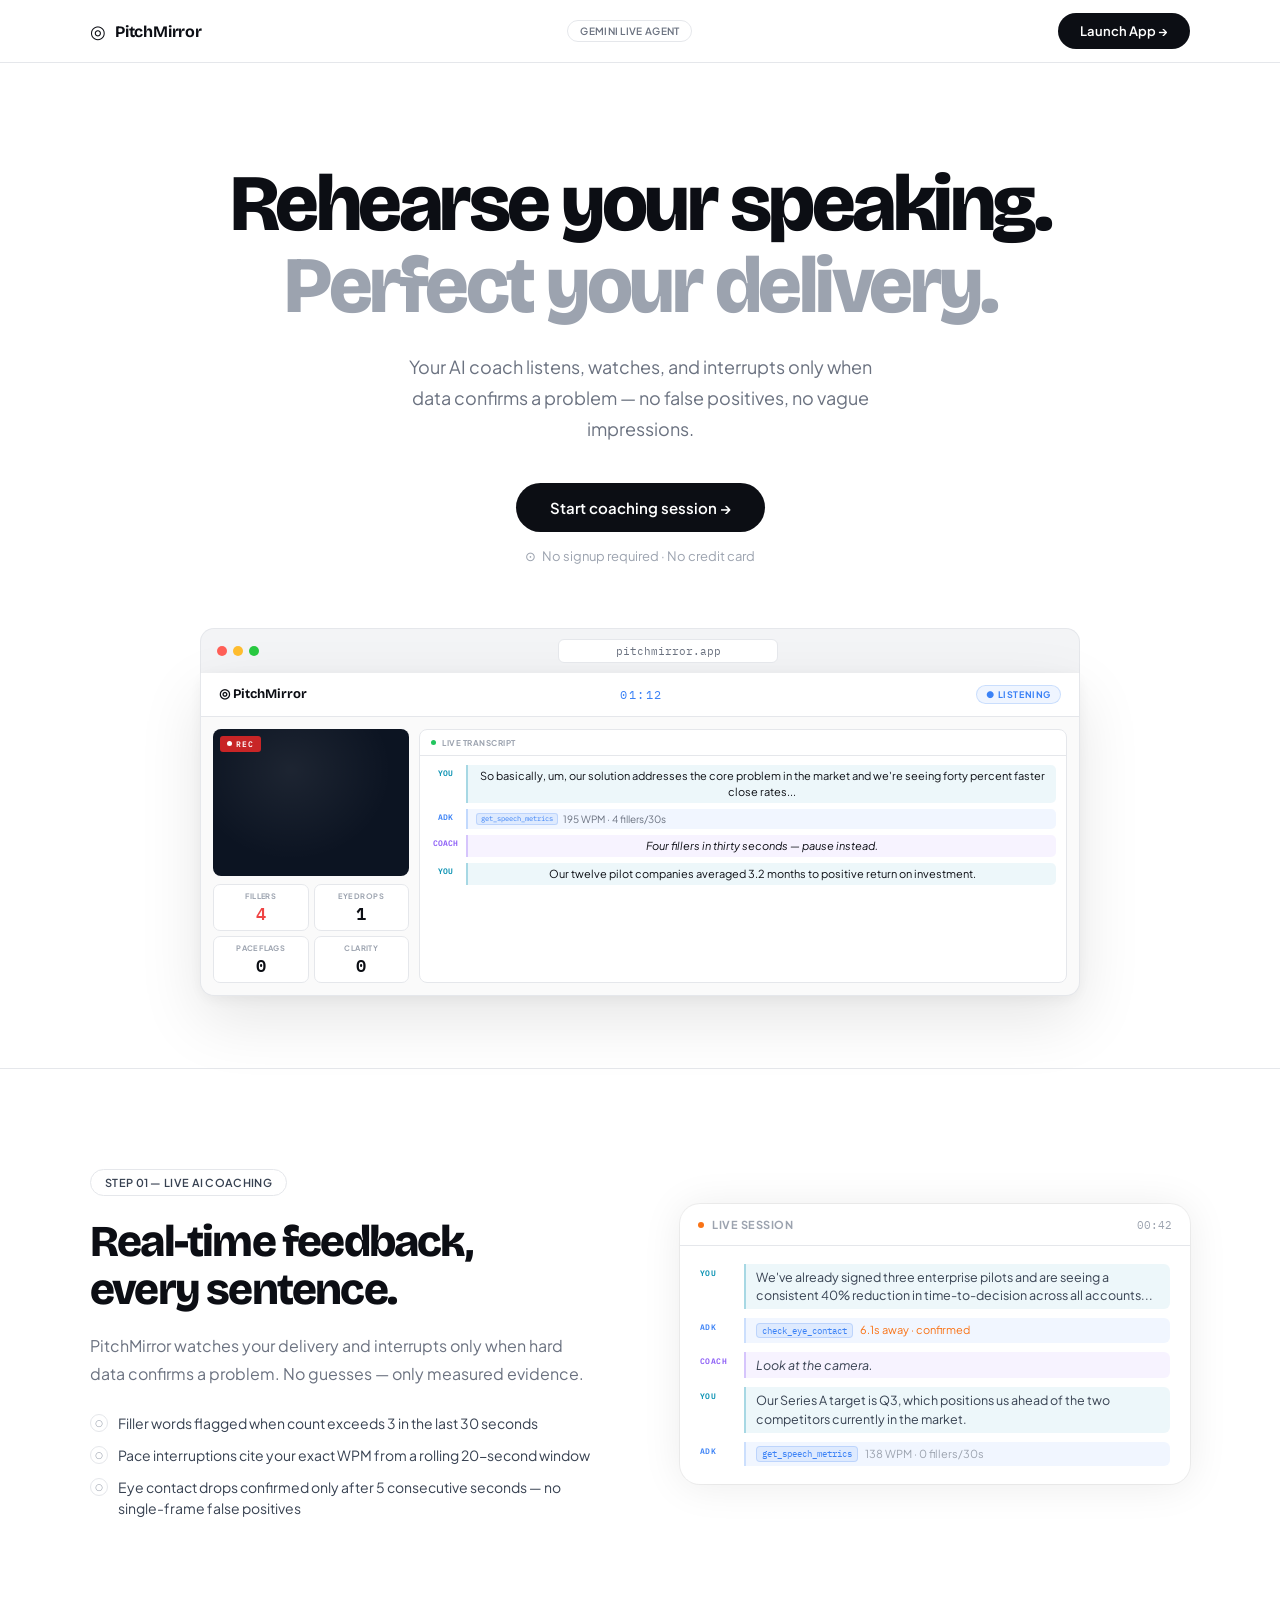
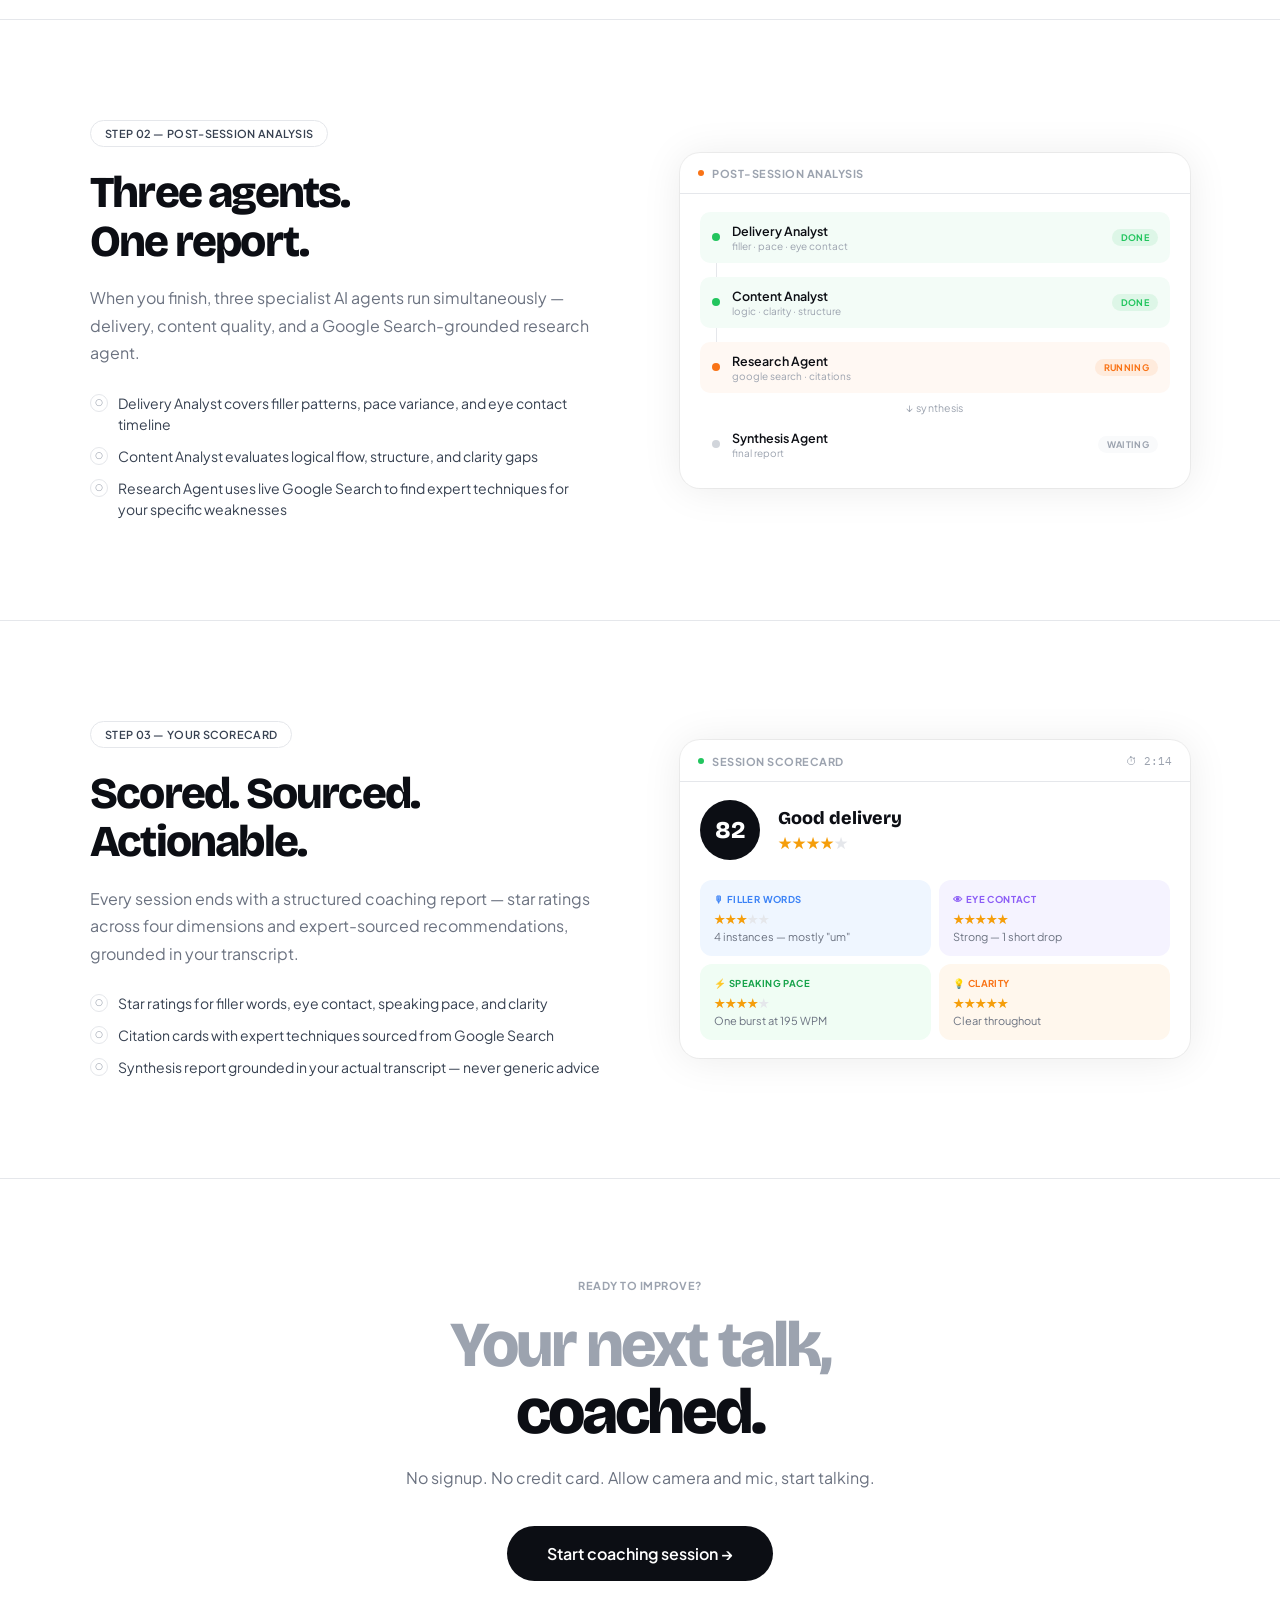
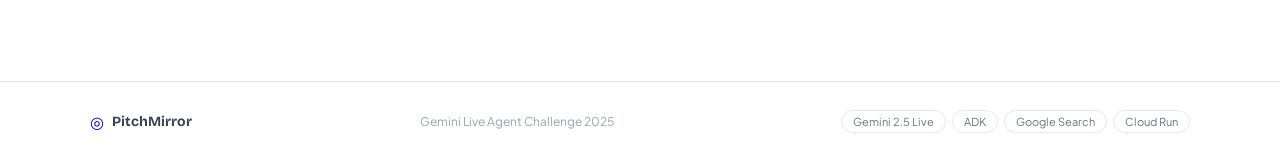
<file: frontend/landing.html>
<!DOCTYPE html>
<html lang="en">
<head>
  <meta charset="UTF-8" />
  <meta name="viewport" content="width=device-width, initial-scale=1.0" />
  <title>PitchMirror — Real-Time AI Speaking Coach</title>
  <meta name="description" content="PitchMirror watches your speaking session live — catches filler words, pace spikes, and eye contact drops in real time, then generates an evidence-backed coaching report." />
  <link rel="preconnect" href="https://fonts.googleapis.com">
  <link rel="preconnect" href="https://fonts.gstatic.com" crossorigin>
  <link href="https://fonts.googleapis.com/css2?family=Bricolage+Grotesque:opsz,wght@10..48,400;10..48,700;10..48,800&family=Plus+Jakarta+Sans:wght@400;500;600&family=IBM+Plex+Mono:wght@500&display=swap" rel="stylesheet">
  <style>
    *, *::before, *::after { box-sizing: border-box; margin: 0; padding: 0; }
    html { scroll-behavior: smooth; }

    :root {
      --white:   #ffffff;
      --ink:     #0c0e14;
      --ink-dim: #374151;
      --ink-mid: #6b7280;
      --ink-low: #9ca3af;
      --border:  #e5e7eb;
      --gray-50: #f9fafb;

      --blue:        #3b82f6;
      --blue-bg:     #eff6ff;
      --violet:      #8b5cf6;
      --violet-bg:   #f5f3ff;
      --green:       #22c55e;
      --green-bg:    #f0fdf4;
      --orange:      #f97316;
      --orange-bg:   #fff7ed;
      --red:         #ef4444;
      --amber:       #f59e0b;

      --font-d: 'Bricolage Grotesque', sans-serif;
      --font-b: 'Plus Jakarta Sans', sans-serif;
      --font-m: 'IBM Plex Mono', monospace;

      --max:         1100px;
      --card-r:      20px;
      --card-shadow: 0 2px 40px rgba(0,0,0,0.08), 0 0 0 1px rgba(0,0,0,0.05);
    }

    body {
      font-family: var(--font-b);
      color: var(--ink);
      background: var(--white);
      -webkit-font-smoothing: antialiased;
      overflow-x: hidden;
    }

    .wrap { width: min(var(--max), 100% - 48px); margin: 0 auto; }

    /* ── Animations ── */
    @keyframes blink    { 0%,100%{opacity:1} 50%{opacity:0} }
    @keyframes fade-up  { from{opacity:0;transform:translateY(18px)} to{opacity:1;transform:none} }
    @keyframes pulse    { 0%,100%{opacity:1;transform:scale(1)} 50%{opacity:0.4;transform:scale(0.6)} }

    /* ── Nav ── */
    nav {
      position: sticky; top: 0; z-index: 100;
      background: rgba(255,255,255,0.96);
      backdrop-filter: blur(14px);
      border-bottom: 1px solid var(--border);
    }

    .nav-row {
      height: 62px;
      display: flex;
      align-items: center;
      justify-content: space-between;
    }

    .nav-logo {
      display: flex;
      align-items: center;
      gap: 9px;
      text-decoration: none;
      color: var(--ink);
    }

    .nav-mark { font-size: 18px; line-height: 1; }

    .nav-name {
      font-family: var(--font-d);
      font-size: 16px;
      font-weight: 700;
      letter-spacing: -0.2px;
    }

    .nav-pill {
      border: 1px solid var(--border);
      border-radius: 999px;
      padding: 4px 12px;
      font-size: 10px;
      font-weight: 600;
      letter-spacing: 0.3px;
      text-transform: uppercase;
      color: var(--ink-mid);
    }

    .nav-cta {
      background: var(--ink);
      color: white;
      border-radius: 999px;
      padding: 10px 22px;
      font-size: 13px;
      font-weight: 600;
      text-decoration: none;
      transition: opacity 0.15s, transform 0.15s;
    }
    .nav-cta:hover { opacity: 0.82; transform: translateY(-1px); }

    /* ── Hero ── */
    .hero {
      padding: 100px 0 72px;
      text-align: center;
      animation: fade-up 0.6s cubic-bezier(0.22,0.61,0.36,1) both;
    }

    .hero h1 {
      font-family: var(--font-d);
      font-size: clamp(46px, 6.8vw, 80px);
      font-weight: 800;
      letter-spacing: -3.5px;
      line-height: 1.03;
      margin-bottom: 24px;
    }

    .h1-dark { display: block; color: var(--ink); }
    .h1-dim  { display: block; color: var(--ink-low); }

    .hero-sub {
      font-size: clamp(15px, 2vw, 18px);
      line-height: 1.72;
      color: var(--ink-mid);
      max-width: 480px;
      margin: 0 auto 38px;
    }

    .cta-pill {
      display: inline-flex;
      align-items: center;
      gap: 6px;
      background: var(--ink);
      color: white;
      border-radius: 999px;
      padding: 15px 34px;
      font-size: 15px;
      font-weight: 600;
      text-decoration: none;
      transition: opacity 0.15s, transform 0.15s;
    }
    .cta-pill:hover { opacity: 0.84; transform: translateY(-1px); }

    .hero-trust {
      margin-top: 16px;
      font-size: 13px;
      color: var(--ink-low);
      display: flex;
      align-items: center;
      justify-content: center;
      gap: 6px;
    }

    /* ── Hero mockup ── */
    .hero-mockup {
      margin-top: 64px;
      width: min(880px, 100%);
      margin-left: auto;
      margin-right: auto;
      animation: fade-up 0.75s 0.12s cubic-bezier(0.22,0.61,0.36,1) both;
    }

    .b-chrome {
      background: #f3f4f6;
      border: 1px solid var(--border);
      border-bottom: none;
      border-radius: 14px 14px 0 0;
      padding: 10px 16px;
      display: flex;
      align-items: center;
      gap: 14px;
    }

    .b-dots { display: flex; gap: 6px; }
    .b-dots span { width: 10px; height: 10px; border-radius: 50%; }
    .b-dots span:nth-child(1) { background: #ff5f57; }
    .b-dots span:nth-child(2) { background: #febc2e; }
    .b-dots span:nth-child(3) { background: #28c840; }

    .b-url {
      flex: 1; max-width: 220px; margin: 0 auto;
      background: white; border: 1px solid var(--border);
      border-radius: 6px; padding: 4px 10px;
      font-family: var(--font-m); font-size: 11px;
      color: var(--ink-mid);
    }

    .b-body {
      background: #fafafa;
      border: 1px solid var(--border);
      border-top: none;
      border-radius: 0 0 14px 14px;
      overflow: hidden;
      box-shadow: 0 24px 64px rgba(0,0,0,0.1), 0 4px 16px rgba(0,0,0,0.05);
    }

    /* Mini app inside browser */
    .m-header {
      background: white;
      border-bottom: 1px solid var(--border);
      padding: 0 18px;
      height: 44px;
      display: flex;
      align-items: center;
      justify-content: space-between;
    }

    .m-logo { font-family: var(--font-d); font-size: 13px; font-weight: 700; }
    .m-timer { font-family: var(--font-m); font-size: 12px; color: var(--blue); letter-spacing: 1.5px; }
    .m-badge {
      background: rgba(59,130,246,0.08);
      color: var(--blue);
      border: 1px solid rgba(59,130,246,0.2);
      border-radius: 20px;
      font-size: 9px; font-weight: 700;
      letter-spacing: 0.6px; text-transform: uppercase;
      padding: 3px 9px;
    }

    .m-body {
      display: grid;
      grid-template-columns: 196px 1fr;
      padding: 12px; gap: 10px;
      min-height: 256px;
    }

    .m-cam-col { display: flex; flex-direction: column; gap: 8px; }

    .m-video {
      width: 100%; aspect-ratio: 4/3;
      background: #0c1422;
      border-radius: 8px; position: relative; overflow: hidden;
    }
    .m-video::after {
      content: ''; position: absolute; inset: 0;
      background: radial-gradient(ellipse at 40% 28%, rgba(255,255,255,0.07), transparent 60%);
    }

    .m-rec {
      position: absolute; top: 7px; left: 7px; z-index: 2;
      background: rgba(220,38,38,0.9); color: white;
      font-family: var(--font-m); font-size: 8px; font-weight: 600;
      letter-spacing: 1px; padding: 2px 7px; border-radius: 3px;
      display: flex; align-items: center; gap: 4px;
    }
    .rec-dot { width: 5px; height: 5px; border-radius: 50%; background: white; animation: blink 1s step-end infinite; }

    .m-chips { display: grid; grid-template-columns: repeat(2,1fr); gap: 5px; }

    .m-chip {
      background: white; border: 1px solid var(--border);
      border-radius: 7px; padding: 6px 8px; text-align: center;
    }
    .m-chip-lbl {
      display: block; font-size: 7.5px; font-weight: 700;
      text-transform: uppercase; letter-spacing: 0.4px;
      color: var(--ink-low); margin-bottom: 2px;
    }
    .m-chip-val {
      font-family: var(--font-m); font-size: 17px; font-weight: 600;
      color: var(--ink); line-height: 1;
    }
    .m-chip-val.alert { color: var(--red); }

    .m-tx-col {
      background: white; border: 1px solid var(--border);
      border-radius: 8px; display: flex; flex-direction: column; overflow: hidden;
    }

    .m-tx-head {
      padding: 8px 11px 7px; border-bottom: 1px solid var(--border);
      font-size: 8px; font-weight: 700; text-transform: uppercase;
      letter-spacing: 0.5px; color: var(--ink-low);
      display: flex; align-items: center; gap: 6px;
    }
    .m-live-dot { width: 5px; height: 5px; border-radius: 50%; background: var(--green); animation: blink 1.2s step-end infinite; }

    .m-lines { padding: 9px 10px; display: flex; flex-direction: column; gap: 6px; }
    .m-line  { display: flex; gap: 6px; align-items: flex-start; }

    .m-spk {
      font-family: var(--font-m); font-size: 7.5px; font-weight: 600;
      text-transform: uppercase; padding-top: 2px;
      min-width: 30px; flex-shrink: 0;
    }
    .m-spk.you   { color: #0891b2; }
    .m-spk.coach { color: var(--violet); }
    .m-spk.adk   { color: var(--blue); }

    .m-txt {
      font-size: 11px; line-height: 1.45;
      padding: 3px 8px; border-radius: 0 5px 5px 0; flex: 1;
    }
    .m-txt.you   { background: rgba(8,145,178,0.07);   border-left: 2px solid rgba(8,145,178,0.3); }
    .m-txt.coach { background: rgba(139,92,246,0.07);  border-left: 2px solid rgba(139,92,246,0.3); font-style: italic; }
    .m-txt.adk   { background: rgba(59,130,246,0.07);  border-left: 2px solid rgba(59,130,246,0.25); display: flex; gap: 5px; align-items: center; }

    .tool-chip {
      background: rgba(59,130,246,0.1); color: var(--blue);
      border: 1px solid rgba(59,130,246,0.2);
      border-radius: 3px; font-family: var(--font-m);
      font-size: 7px; padding: 0 4px; flex-shrink: 0;
    }

    /* ── Divider ── */
    .divider { border: none; border-top: 1px solid var(--border); }

    /* ── Feature sections ── */
    .feat-section {
      padding: 100px 0;
      display: grid;
      grid-template-columns: 1fr 1fr;
      gap: 80px;
      align-items: center;
    }

    /* Step pill badge (bordered, like pitch1) */
    .step-pill {
      display: inline-flex;
      align-items: center;
      border: 1px solid var(--border);
      border-radius: 999px;
      padding: 6px 14px;
      font-size: 11px; font-weight: 600;
      letter-spacing: 0.3px; text-transform: uppercase;
      color: var(--ink-dim); background: white;
      margin-bottom: 22px;
    }

    .feat-h2 {
      font-family: var(--font-d);
      font-size: clamp(28px, 3.6vw, 44px);
      font-weight: 800;
      letter-spacing: -1.8px;
      line-height: 1.1;
      color: var(--ink);
      margin-bottom: 18px;
    }

    .feat-desc {
      font-size: 16px;
      line-height: 1.72;
      color: var(--ink-mid);
      margin-bottom: 26px;
    }

    .feat-checks {
      list-style: none;
      display: flex;
      flex-direction: column;
      gap: 11px;
    }

    .feat-checks li {
      display: flex;
      align-items: flex-start;
      gap: 10px;
      font-size: 14px;
      color: var(--ink-dim);
      line-height: 1.5;
    }

    .chk {
      width: 18px; height: 18px; border-radius: 50%;
      border: 1px solid var(--border);
      display: flex; align-items: center; justify-content: center;
      font-size: 9px; color: var(--ink-low);
      flex-shrink: 0; margin-top: 1px;
      background: white;
    }

    /* ── Floating card ── */
    .f-card {
      background: white;
      border-radius: var(--card-r);
      box-shadow: var(--card-shadow);
      overflow: hidden;
    }

    .f-card-head {
      padding: 14px 18px 13px;
      border-bottom: 1px solid var(--border);
      display: flex;
      align-items: center;
      justify-content: space-between;
    }

    .f-head-title {
      font-size: 11px; font-weight: 700;
      text-transform: uppercase; letter-spacing: 0.5px;
      color: var(--ink-low);
      display: flex; align-items: center; gap: 8px;
    }

    .status-dot {
      width: 6px; height: 6px; border-radius: 50%;
    }
    .status-dot.running { background: var(--orange); animation: pulse 1.4s ease-in-out infinite; }
    .status-dot.done    { background: var(--green); }
    .status-dot.wait    { background: var(--border); }

    .f-card-body { padding: 18px 20px; }

    /* Transcript in floating card */
    .card-lines { display: flex; flex-direction: column; gap: 9px; }

    .card-line { display: flex; gap: 8px; align-items: flex-start; }

    .card-spk {
      font-family: var(--font-m); font-size: 8px; font-weight: 600;
      text-transform: uppercase; letter-spacing: 0.4px;
      padding-top: 3px; min-width: 36px; flex-shrink: 0;
    }
    .card-spk.you   { color: #0891b2; }
    .card-spk.coach { color: var(--violet); }
    .card-spk.adk   { color: var(--blue); }

    .card-txt {
      font-size: 12.5px; line-height: 1.5;
      padding: 4px 10px;
      border-radius: 0 6px 6px 0;
      flex: 1;
    }
    .card-txt.you   { background: rgba(8,145,178,0.07);  border-left: 2px solid rgba(8,145,178,0.3); color: var(--ink-dim); }
    .card-txt.coach { background: rgba(139,92,246,0.07); border-left: 2px solid rgba(139,92,246,0.3); color: var(--ink-dim); font-style: italic; }
    .card-txt.adk   { background: rgba(59,130,246,0.07); border-left: 2px solid rgba(59,130,246,0.2); display: flex; gap: 7px; align-items: center; }

    .card-tool-badge {
      background: rgba(59,130,246,0.1); color: var(--blue);
      border: 1px solid rgba(59,130,246,0.2);
      border-radius: 4px; font-family: var(--font-m);
      font-size: 9px; padding: 0 5px; flex-shrink: 0;
    }

    /* Pipeline in floating card */
    .pipe-list { display: flex; flex-direction: column; gap: 0; }

    .pipe-step {
      display: flex; align-items: center; gap: 12px;
      padding: 11px 12px; border-radius: 10px;
    }
    .pipe-step.done    { background: rgba(34,197,94,0.05); }
    .pipe-step.running { background: rgba(249,115,22,0.05); }

    .pipe-dot { width: 8px; height: 8px; border-radius: 50%; flex-shrink: 0; }
    .pipe-dot.done    { background: var(--green); }
    .pipe-dot.running { background: var(--orange); animation: blink 1s step-end infinite; }
    .pipe-dot.wait    { background: #d1d5db; }

    .pipe-info { flex: 1; }
    .pipe-name { font-size: 12.5px; font-weight: 600; color: var(--ink); }
    .pipe-tag  { font-size: 10px; color: var(--ink-low); margin-top: 1px; }

    .pipe-badge {
      font-size: 9px; font-weight: 700; text-transform: uppercase;
      letter-spacing: 0.3px; padding: 3px 9px; border-radius: 999px;
    }
    .pipe-badge.done    { background: rgba(34,197,94,0.1);  color: var(--green); }
    .pipe-badge.running { background: rgba(249,115,22,0.1); color: var(--orange); }
    .pipe-badge.wait    { background: var(--gray-50); color: var(--ink-low); }

    .pipe-connector {
      width: 1px; height: 14px;
      background: var(--border);
      margin: 0 0 0 16px;
    }

    .pipe-merge {
      text-align: center; font-size: 10.5px;
      color: var(--ink-low); padding: 8px 0 5px;
      letter-spacing: 0.3px;
    }

    /* Scorecard in floating card */
    .sc-header-row {
      display: flex; align-items: center; gap: 18px; margin-bottom: 20px;
    }

    .sc-badge {
      width: 60px; height: 60px; border-radius: 50%;
      background: var(--ink); color: white;
      font-family: var(--font-d); font-size: 24px; font-weight: 800;
      display: flex; align-items: center; justify-content: center;
      flex-shrink: 0;
    }

    .sc-grade { font-family: var(--font-d); font-size: 18px; font-weight: 800; color: var(--ink); }
    .sc-stars { font-size: 16px; margin-top: 3px; }
    .star-f { color: var(--amber); }
    .star-e { color: var(--border); }

    .sc-tiles {
      display: grid; grid-template-columns: 1fr 1fr; gap: 8px;
    }

    .sc-tile {
      border-radius: 12px; padding: 13px 14px;
    }
    .sc-tile.blue   { background: var(--blue-bg); }
    .sc-tile.violet { background: var(--violet-bg); }
    .sc-tile.green  { background: var(--green-bg); }
    .sc-tile.orange { background: var(--orange-bg); }

    .sc-tile-lbl {
      font-size: 9.5px; font-weight: 700;
      text-transform: uppercase; letter-spacing: 0.4px;
      margin-bottom: 6px;
    }
    .sc-tile.blue   .sc-tile-lbl { color: var(--blue); }
    .sc-tile.violet .sc-tile-lbl { color: var(--violet); }
    .sc-tile.green  .sc-tile-lbl { color: #16a34a; }
    .sc-tile.orange .sc-tile-lbl { color: var(--orange); }

    .sc-tile-stars  { font-size: 13px; }
    .sc-tile-detail { font-size: 11px; color: var(--ink-mid); margin-top: 3px; }

    /* ── CTA ── */
    .cta-section {
      padding: 100px 0;
      text-align: center;
      border-top: 1px solid var(--border);
    }

    .cta-label {
      font-size: 11px; font-weight: 700;
      text-transform: uppercase; letter-spacing: 0.5px;
      color: var(--ink-low); margin-bottom: 20px;
    }

    .cta-h2 {
      font-family: var(--font-d);
      font-size: clamp(38px, 5.5vw, 64px);
      font-weight: 800;
      letter-spacing: -3px;
      line-height: 1.04;
      margin-bottom: 22px;
    }
    .cta-h2 .dim { color: var(--ink-low); }

    .cta-sub {
      font-size: 16px; color: var(--ink-mid);
      margin-bottom: 38px;
    }

    /* ── Footer ── */
    footer { border-top: 1px solid var(--border); padding: 28px 0; }

    .footer-row {
      display: flex; align-items: center;
      justify-content: space-between;
    }

    .footer-logo {
      display: flex; align-items: center; gap: 8px;
      text-decoration: none;
    }
    .footer-name { font-family: var(--font-d); font-size: 14px; font-weight: 700; color: var(--ink-dim); }

    .footer-note { font-size: 12px; color: var(--ink-low); }

    .footer-pills { display: flex; gap: 6px; }
    .footer-pill {
      border: 1px solid var(--border);
      border-radius: 999px;
      padding: 4px 11px;
      font-size: 11px;
      color: var(--ink-mid);
    }

    /* ── Responsive ── */
    @media (max-width: 860px) {
      .feat-section { grid-template-columns: 1fr; gap: 40px; padding: 64px 0; }
      .m-body { grid-template-columns: 1fr; }
      .m-cam-col { display: none; }
    }
    @media (max-width: 600px) {
      .hero { padding: 64px 0 48px; }
      .footer-row { flex-direction: column; gap: 14px; text-align: center; }
      .footer-pills { flex-wrap: wrap; justify-content: center; }
      .nav-pill { display: none; }
    }
  </style>
</head>
<body>

  <!-- NAV -->
  <nav>
    <div class="wrap nav-row">
      <a href="/" class="nav-logo">
        <span class="nav-mark">◎</span>
        <span class="nav-name">PitchMirror</span>
      </a>
      <span class="nav-pill">Gemini Live Agent</span>
      <a href="/app" class="nav-cta">Launch App →</a>
    </div>
  </nav>

  <!-- HERO -->
  <section class="hero">
    <div class="wrap">
      <h1>
        <span class="h1-dark">Rehearse your speaking.</span>
        <span class="h1-dim">Perfect your delivery.</span>
      </h1>
      <p class="hero-sub">
        Your AI coach listens, watches, and interrupts only when data confirms a problem — no false positives, no vague impressions.
      </p>
      <a href="/app" class="cta-pill">Start coaching session →</a>
      <div class="hero-trust">
        <span>⊙</span>
        <span>No signup required · No credit card</span>
      </div>

      <!-- Browser mockup -->
      <div class="hero-mockup">
        <div class="b-chrome">
          <div class="b-dots"><span></span><span></span><span></span></div>
          <div class="b-url">pitchmirror.app</div>
        </div>
        <div class="b-body">
          <div class="m-header">
            <span class="m-logo">◎ PitchMirror</span>
            <span class="m-timer">01:12</span>
            <span class="m-badge">● Listening</span>
          </div>
          <div class="m-body">
            <div class="m-cam-col">
              <div class="m-video">
                <div class="m-rec"><span class="rec-dot"></span>REC</div>
              </div>
              <div class="m-chips">
                <div class="m-chip">
                  <span class="m-chip-lbl">Fillers</span>
                  <span class="m-chip-val alert">4</span>
                </div>
                <div class="m-chip">
                  <span class="m-chip-lbl">Eye drops</span>
                  <span class="m-chip-val">1</span>
                </div>
                <div class="m-chip">
                  <span class="m-chip-lbl">Pace flags</span>
                  <span class="m-chip-val">0</span>
                </div>
                <div class="m-chip">
                  <span class="m-chip-lbl">Clarity</span>
                  <span class="m-chip-val">0</span>
                </div>
              </div>
            </div>
            <div class="m-tx-col">
              <div class="m-tx-head">
                <span class="m-live-dot"></span>
                Live Transcript
              </div>
              <div class="m-lines">
                <div class="m-line">
                  <span class="m-spk you">You</span>
                  <span class="m-txt you">So basically, um, our solution addresses the core problem in the market and we're seeing forty percent faster close rates...</span>
                </div>
                <div class="m-line">
                  <span class="m-spk adk">ADK</span>
                  <div class="m-txt adk">
                    <span class="tool-chip">get_speech_metrics</span>
                    <span style="font-size:10px;color:#6b7280">195 WPM · 4 fillers/30s</span>
                  </div>
                </div>
                <div class="m-line">
                  <span class="m-spk coach">Coach</span>
                  <span class="m-txt coach">Four fillers in thirty seconds — pause instead.</span>
                </div>
                <div class="m-line">
                  <span class="m-spk you">You</span>
                  <span class="m-txt you">Our twelve pilot companies averaged 3.2 months to positive return on investment.</span>
                </div>
              </div>
            </div>
          </div>
        </div>
      </div>
    </div>
  </section>

  <hr class="divider">

  <!-- FEATURE 1 — Live Coaching -->
  <div class="wrap">
    <div class="feat-section">
      <div>
        <span class="step-pill">Step 01 — Live AI Coaching</span>
        <h2 class="feat-h2">Real-time feedback,<br>every sentence.</h2>
        <p class="feat-desc">PitchMirror watches your delivery and interrupts only when hard data confirms a problem. No guesses — only measured evidence.</p>
        <ul class="feat-checks">
          <li>
            <span class="chk">○</span>
            <span>Filler words flagged when count exceeds 3 in the last 30 seconds</span>
          </li>
          <li>
            <span class="chk">○</span>
            <span>Pace interruptions cite your exact WPM from a rolling 20-second window</span>
          </li>
          <li>
            <span class="chk">○</span>
            <span>Eye contact drops confirmed only after 5 consecutive seconds — no single-frame false positives</span>
          </li>
        </ul>
      </div>
      <div>
        <div class="f-card">
          <div class="f-card-head">
            <span class="f-head-title">
              <span class="status-dot running"></span>
              Live Session
            </span>
            <span style="font-family:var(--font-m);font-size:11px;color:var(--ink-low)">00:42</span>
          </div>
          <div class="f-card-body">
            <div class="card-lines">
              <div class="card-line">
                <span class="card-spk you">You</span>
                <span class="card-txt you">We've already signed three enterprise pilots and are seeing a consistent 40% reduction in time-to-decision across all accounts...</span>
              </div>
              <div class="card-line">
                <span class="card-spk adk">ADK</span>
                <div class="card-txt adk">
                  <span class="card-tool-badge">check_eye_contact</span>
                  <span style="font-size:11px;color:var(--orange)">6.1s away · confirmed</span>
                </div>
              </div>
              <div class="card-line">
                <span class="card-spk coach">Coach</span>
                <span class="card-txt coach">Look at the camera.</span>
              </div>
              <div class="card-line">
                <span class="card-spk you">You</span>
                <span class="card-txt you">Our Series A target is Q3, which positions us ahead of the two competitors currently in the market.</span>
              </div>
              <div class="card-line">
                <span class="card-spk adk">ADK</span>
                <div class="card-txt adk">
                  <span class="card-tool-badge">get_speech_metrics</span>
                  <span style="font-size:11px;color:var(--ink-low)">138 WPM · 0 fillers/30s</span>
                </div>
              </div>
            </div>
          </div>
        </div>
      </div>
    </div>
  </div>

  <hr class="divider">

  <!-- FEATURE 2 — Multi-Agent Analysis -->
  <div class="wrap">
    <div class="feat-section">
      <div>
        <span class="step-pill">Step 02 — Post-Session Analysis</span>
        <h2 class="feat-h2">Three agents.<br>One report.</h2>
        <p class="feat-desc">When you finish, three specialist AI agents run simultaneously — delivery, content quality, and a Google Search-grounded research agent.</p>
        <ul class="feat-checks">
          <li>
            <span class="chk">○</span>
            <span>Delivery Analyst covers filler patterns, pace variance, and eye contact timeline</span>
          </li>
          <li>
            <span class="chk">○</span>
            <span>Content Analyst evaluates logical flow, structure, and clarity gaps</span>
          </li>
          <li>
            <span class="chk">○</span>
            <span>Research Agent uses live Google Search to find expert techniques for your specific weaknesses</span>
          </li>
        </ul>
      </div>
      <div>
        <div class="f-card">
          <div class="f-card-head">
            <span class="f-head-title">
              <span class="status-dot running"></span>
              Post-Session Analysis
            </span>
          </div>
          <div class="f-card-body">
            <div class="pipe-list">
              <div class="pipe-step done">
                <span class="pipe-dot done"></span>
                <div class="pipe-info">
                  <div class="pipe-name">Delivery Analyst</div>
                  <div class="pipe-tag">filler · pace · eye contact</div>
                </div>
                <span class="pipe-badge done">Done</span>
              </div>
              <div class="pipe-connector"></div>
              <div class="pipe-step done">
                <span class="pipe-dot done"></span>
                <div class="pipe-info">
                  <div class="pipe-name">Content Analyst</div>
                  <div class="pipe-tag">logic · clarity · structure</div>
                </div>
                <span class="pipe-badge done">Done</span>
              </div>
              <div class="pipe-connector"></div>
              <div class="pipe-step running">
                <span class="pipe-dot running"></span>
                <div class="pipe-info">
                  <div class="pipe-name">Research Agent</div>
                  <div class="pipe-tag">google search · citations</div>
                </div>
                <span class="pipe-badge running">Running</span>
              </div>
              <div class="pipe-merge">↓ synthesis</div>
              <div class="pipe-step">
                <span class="pipe-dot wait"></span>
                <div class="pipe-info">
                  <div class="pipe-name">Synthesis Agent</div>
                  <div class="pipe-tag">final report</div>
                </div>
                <span class="pipe-badge wait">Waiting</span>
              </div>
            </div>
          </div>
        </div>
      </div>
    </div>
  </div>

  <hr class="divider">

  <!-- FEATURE 3 — Scorecard -->
  <div class="wrap">
    <div class="feat-section">
      <div>
        <span class="step-pill">Step 03 — Your Scorecard</span>
        <h2 class="feat-h2">Scored. Sourced.<br>Actionable.</h2>
        <p class="feat-desc">Every session ends with a structured coaching report — star ratings across four dimensions and expert-sourced recommendations, grounded in your transcript.</p>
        <ul class="feat-checks">
          <li>
            <span class="chk">○</span>
            <span>Star ratings for filler words, eye contact, speaking pace, and clarity</span>
          </li>
          <li>
            <span class="chk">○</span>
            <span>Citation cards with expert techniques sourced from Google Search</span>
          </li>
          <li>
            <span class="chk">○</span>
            <span>Synthesis report grounded in your actual transcript — never generic advice</span>
          </li>
        </ul>
      </div>
      <div>
        <div class="f-card">
          <div class="f-card-head">
            <span class="f-head-title">
              <span class="status-dot done"></span>
              Session Scorecard
            </span>
            <span style="font-family:var(--font-m);font-size:11px;color:var(--ink-low)">⏱ 2:14</span>
          </div>
          <div class="f-card-body">
            <div class="sc-header-row">
              <div class="sc-badge">82</div>
              <div>
                <div class="sc-grade">Good delivery</div>
                <div class="sc-stars">
                  <span class="star-f">★★★★</span><span class="star-e">★</span>
                </div>
              </div>
            </div>
            <div class="sc-tiles">
              <div class="sc-tile blue">
                <div class="sc-tile-lbl">🎙 Filler Words</div>
                <div class="sc-tile-stars">
                  <span style="color:var(--amber)">★★★</span><span style="color:#e5e7eb">★★</span>
                </div>
                <div class="sc-tile-detail">4 instances — mostly "um"</div>
              </div>
              <div class="sc-tile violet">
                <div class="sc-tile-lbl">👁 Eye Contact</div>
                <div class="sc-tile-stars">
                  <span style="color:var(--amber)">★★★★★</span>
                </div>
                <div class="sc-tile-detail">Strong — 1 short drop</div>
              </div>
              <div class="sc-tile green">
                <div class="sc-tile-lbl">⚡ Speaking Pace</div>
                <div class="sc-tile-stars">
                  <span style="color:var(--amber)">★★★★</span><span style="color:#e5e7eb">★</span>
                </div>
                <div class="sc-tile-detail">One burst at 195 WPM</div>
              </div>
              <div class="sc-tile orange">
                <div class="sc-tile-lbl">💡 Clarity</div>
                <div class="sc-tile-stars">
                  <span style="color:var(--amber)">★★★★★</span>
                </div>
                <div class="sc-tile-detail">Clear throughout</div>
              </div>
            </div>
          </div>
        </div>
      </div>
    </div>
  </div>

  <!-- CTA -->
  <section class="cta-section">
    <div class="wrap">
      <div class="cta-label">Ready to improve?</div>
      <h2 class="cta-h2">
        <span class="dim">Your next talk,</span><br>coached.
      </h2>
      <p class="cta-sub">No signup. No credit card. Allow camera and mic, start talking.</p>
      <a href="/app" class="cta-pill" style="font-size:16px;padding:17px 40px">Start coaching session →</a>
    </div>
  </section>

  <!-- Footer -->
  <footer>
    <div class="wrap footer-row">
      <a href="/" class="footer-logo">
        <span style="font-size:16px">◎</span>
        <span class="footer-name">PitchMirror</span>
      </a>
      <span class="footer-note">Gemini Live Agent Challenge 2025</span>
      <div class="footer-pills">
        <span class="footer-pill">Gemini 2.5 Live</span>
        <span class="footer-pill">ADK</span>
        <span class="footer-pill">Google Search</span>
        <span class="footer-pill">Cloud Run</span>
      </div>
    </div>
  </footer>

</body>
</html>
</file>
